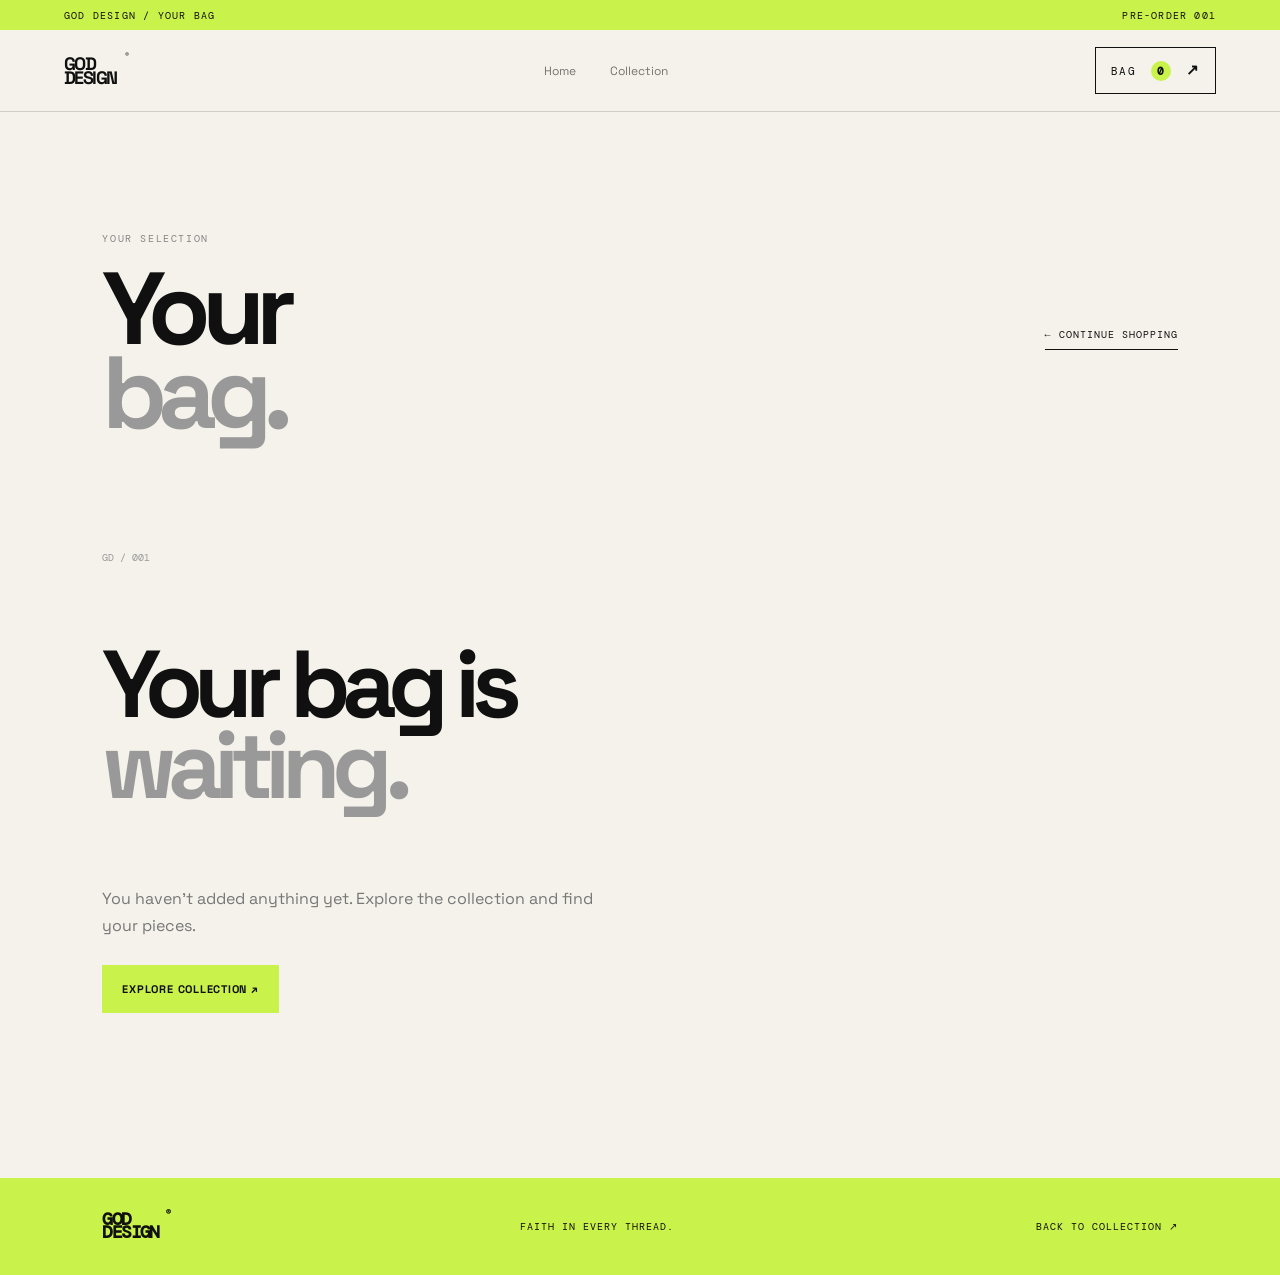
<file: cart.html>
<!doctype html><html lang="en"><head><meta charset="utf-8"><meta name="viewport" content="width=device-width,initial-scale=1"><meta name="theme-color" content="#101010"><title>Your Bag — GOD DESIGN</title><link rel="stylesheet" href="store.css"></head><body><div class="announcement"><span>GOD DESIGN / YOUR BAG</span><span>PRE-ORDER 001</span></div><header class="shop-nav"><a class="wordmark" href="index.html">GOD<br>DESIGN<span>®</span></a><nav><a href="index.html">Home</a><a href="shop.html">Collection</a></nav><a class="cart-link active" href="cart.html">BAG <span id="nav-count">0</span> <b>↗</b></a></header><main class="cart-page section-wrap"><div class="section-top"><div><p class="eyebrow">YOUR SELECTION</p><h1>Your<br><em>bag.</em></h1></div><a class="text-link" href="shop.html">← CONTINUE SHOPPING</a></div><div id="cart-content"></div></main><footer class="shop-footer"><a class="wordmark" href="index.html">GOD<br>DESIGN<span>®</span></a><p>FAITH IN EVERY THREAD.</p><a href="shop.html">BACK TO COLLECTION ↗</a></footer><div class="toast" id="toast" role="status" aria-live="polite"></div><script src="products.js"></script><script src="cart.js"></script></body></html>
</file>
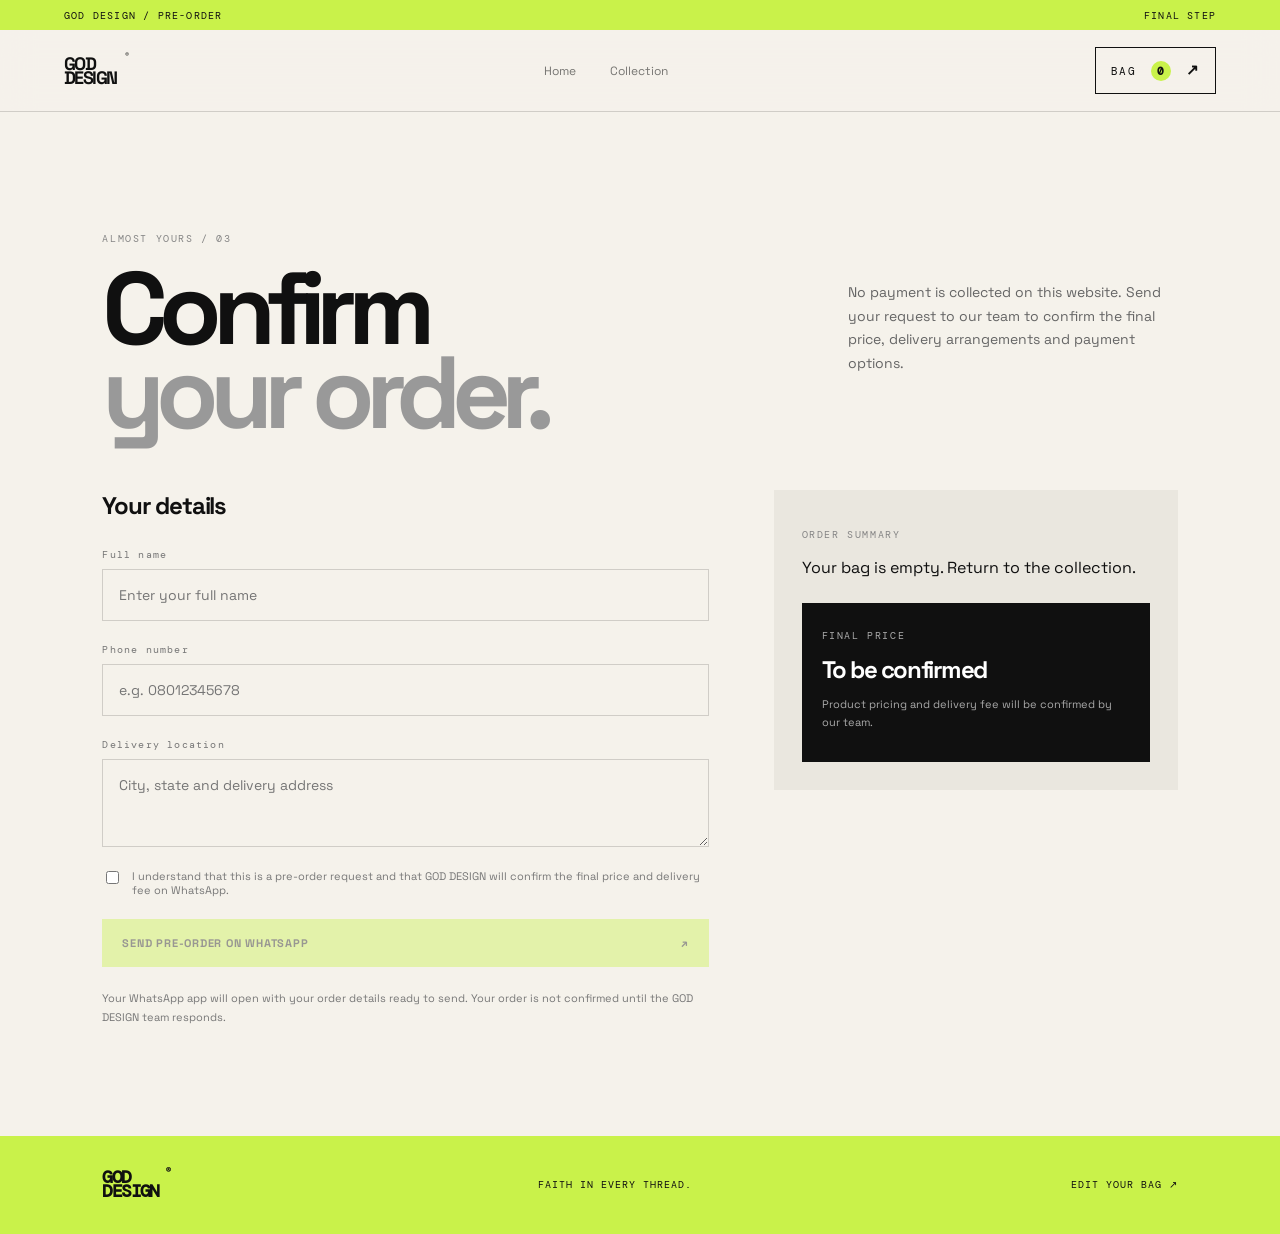
<file: checkout.html>
<!doctype html><html lang="en"><head><meta charset="utf-8"><meta name="viewport" content="width=device-width,initial-scale=1"><meta name="theme-color" content="#101010"><title>Confirm Pre-order — GOD DESIGN</title><link rel="stylesheet" href="store.css"></head><body><div class="announcement"><span>GOD DESIGN / PRE-ORDER</span><span>FINAL STEP</span></div><header class="shop-nav"><a class="wordmark" href="index.html">GOD<br>DESIGN<span>®</span></a><nav><a href="index.html">Home</a><a href="shop.html">Collection</a></nav><a class="cart-link" href="cart.html">BAG <span id="nav-count">0</span> <b>↗</b></a></header><main class="checkout-page section-wrap"><div class="section-top"><div><p class="eyebrow">ALMOST YOURS / 03</p><h1>Confirm<br><em>your order.</em></h1></div><p class="section-note">No payment is collected on this website. Send your request to our team to confirm the final price, delivery arrangements and payment options.</p></div><div class="checkout-layout"><form id="checkout-form" class="checkout-form"><h2>Your details</h2><label>Full name<input name="name" autocomplete="name" required placeholder="Enter your full name"></label><label>Phone number<input name="phone" type="tel" autocomplete="tel" required placeholder="e.g. 08012345678"></label><label>Delivery location<textarea name="location" autocomplete="street-address" rows="3" required placeholder="City, state and delivery address"></textarea></label><label class="consent"><input type="checkbox" required> <span>I understand that this is a pre-order request and that GOD DESIGN will confirm the final price and delivery fee on WhatsApp.</span></label><button class="lime-button submit-button" type="submit">Send pre-order on WhatsApp <span>↗</span></button><p class="fine-print">Your WhatsApp app will open with your order details ready to send. Your order is not confirmed until the GOD DESIGN team responds.</p></form><aside class="order-aside"><p class="eyebrow">ORDER SUMMARY</p><div id="checkout-summary"></div><div class="price-callout"><span>FINAL PRICE</span><strong>To be confirmed</strong><p>Product pricing and delivery fee will be confirmed by our team.</p></div></aside></div></main><footer class="shop-footer"><a class="wordmark" href="index.html">GOD<br>DESIGN<span>®</span></a><p>FAITH IN EVERY THREAD.</p><a href="cart.html">EDIT YOUR BAG ↗</a></footer><div class="toast" id="toast" role="status" aria-live="polite"></div><script src="products.js"></script><script src="checkout.js"></script></body></html>
</file>
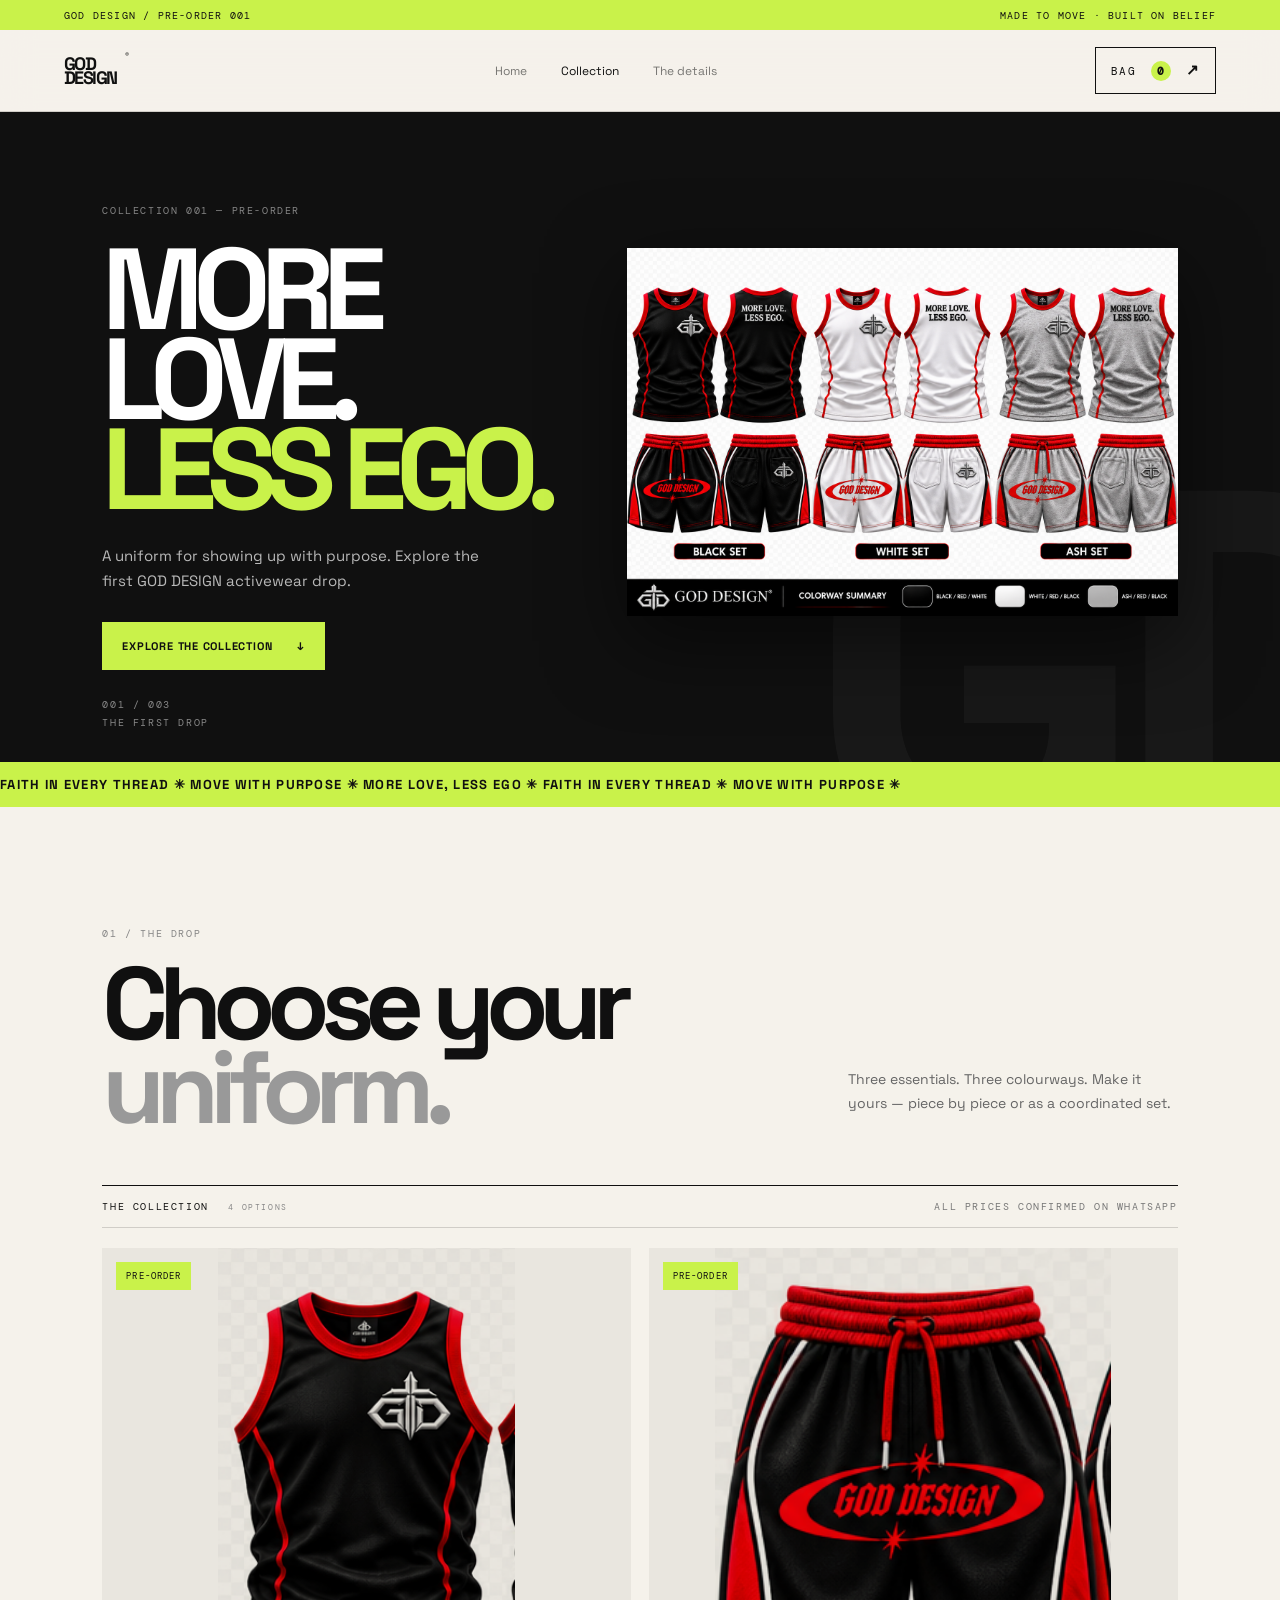
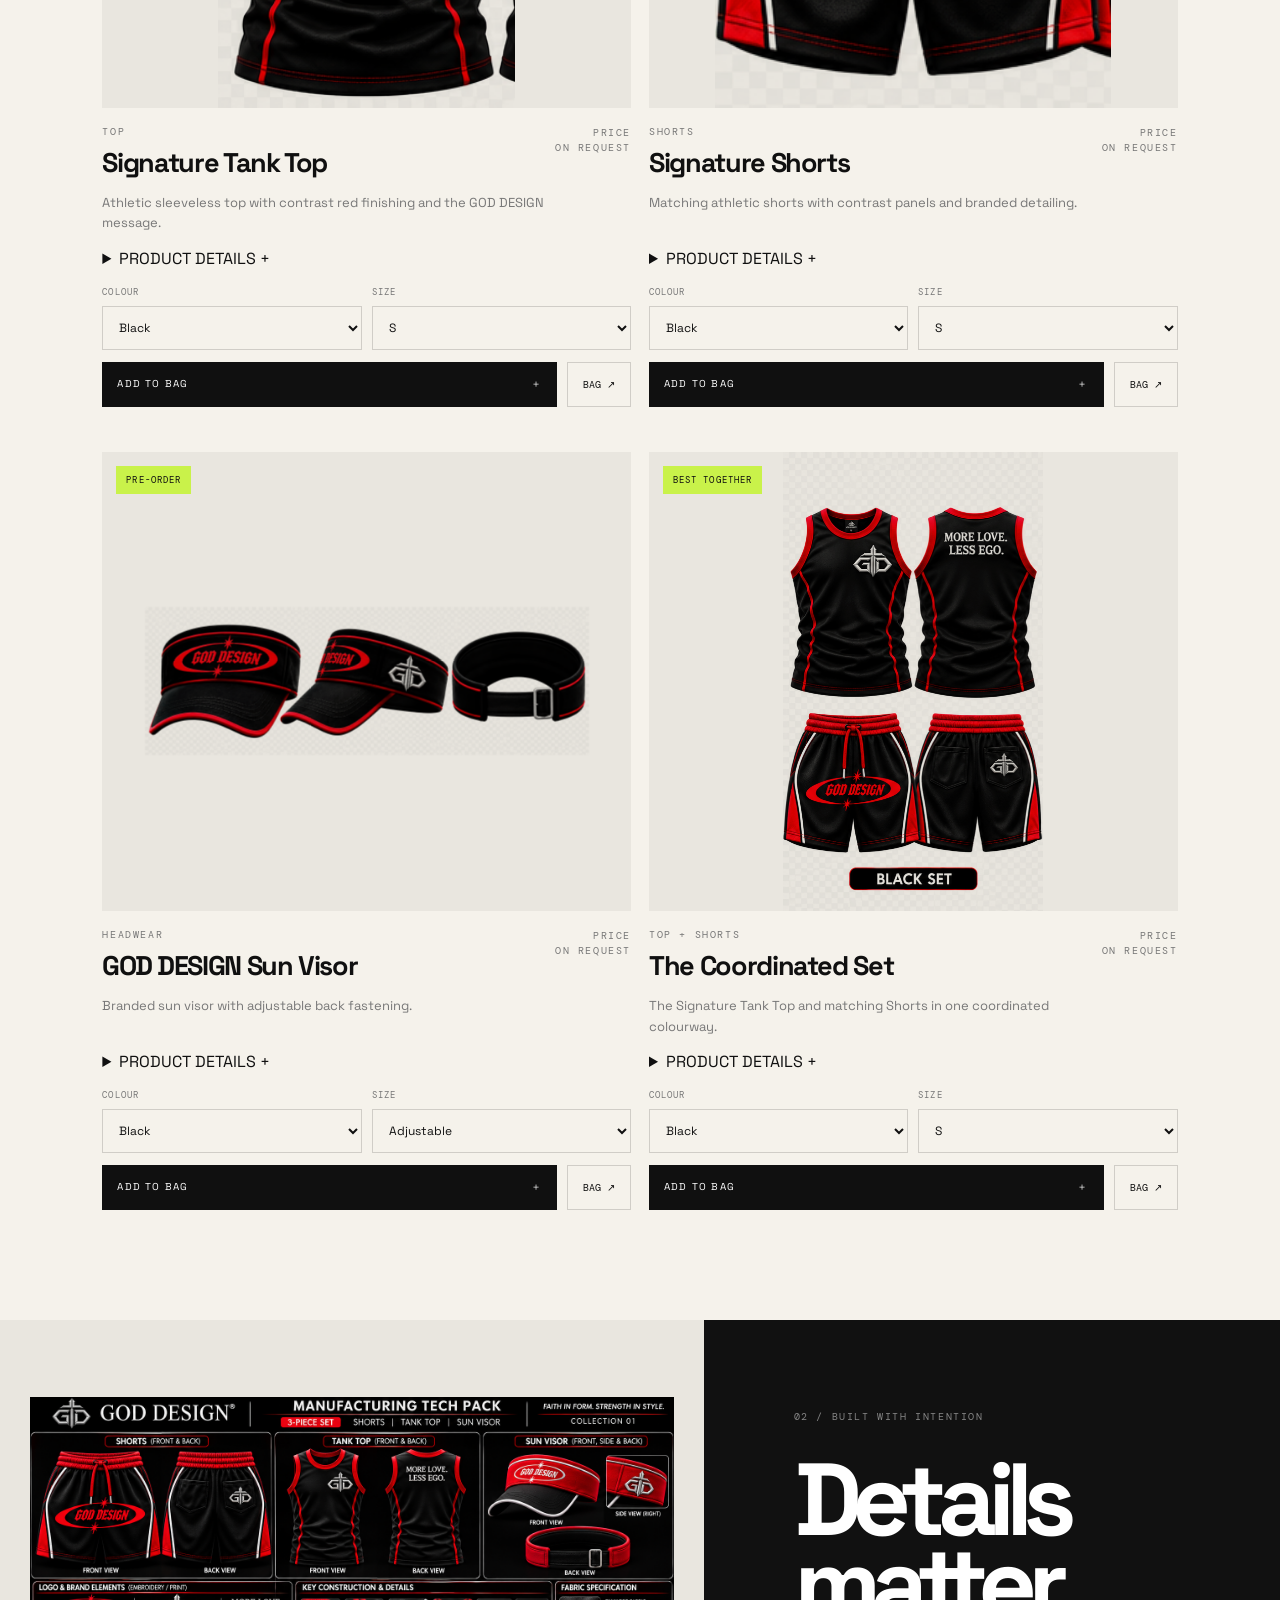
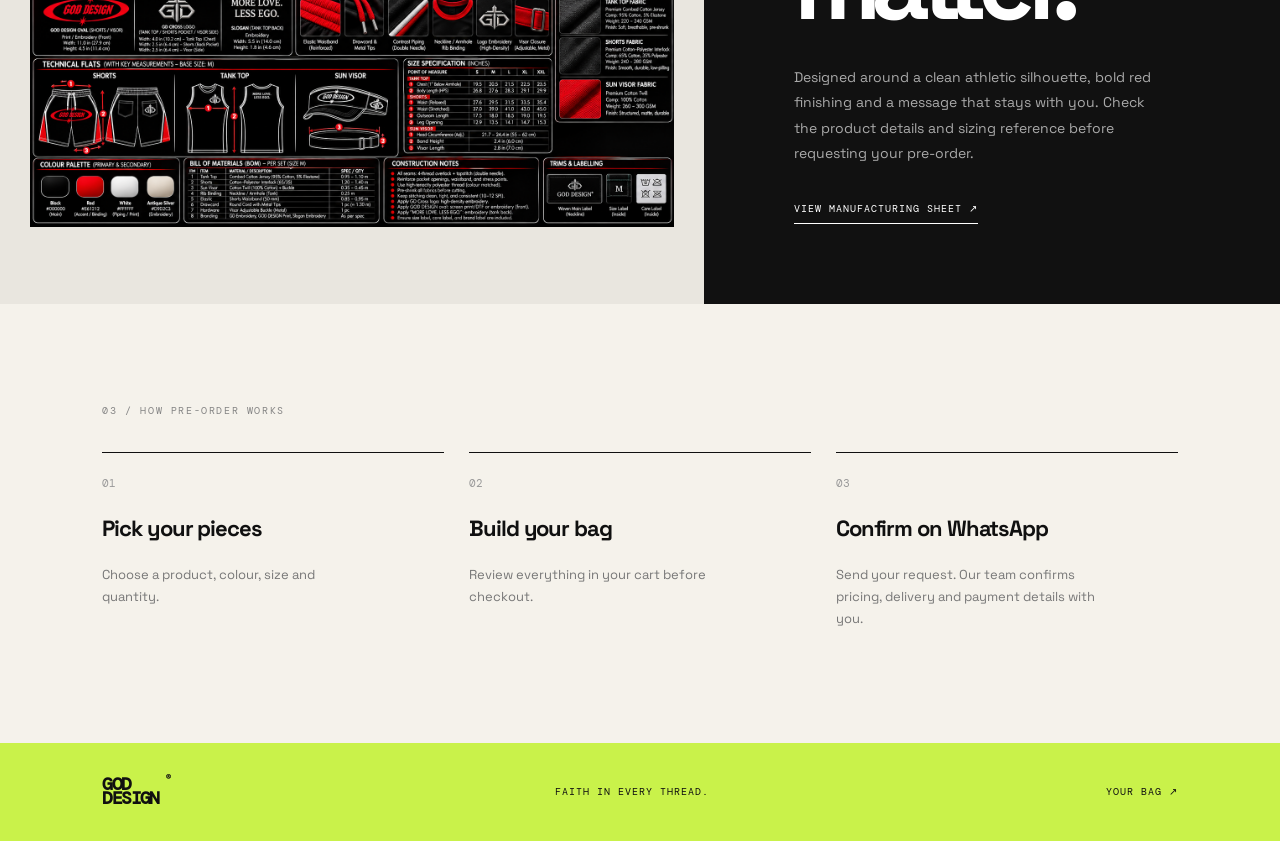
<file: shop.html>
<!doctype html>
<html lang="en"><head><meta charset="utf-8"><meta name="viewport" content="width=device-width,initial-scale=1"><meta name="theme-color" content="#101010"><meta name="description" content="Explore the GOD DESIGN pre-order collection. Choose your colour and size and request your order on WhatsApp."><title>Pre-order Collection — GOD DESIGN</title><link rel="icon" href="favicon.svg"><link rel="stylesheet" href="store.css"></head>
<body>
<div class="announcement"><span>GOD DESIGN / PRE-ORDER 001</span><span>MADE TO MOVE · BUILT ON BELIEF</span></div>
<header class="shop-nav"><a class="wordmark" href="index.html">GOD<br>DESIGN<span>®</span></a><nav><a href="index.html">Home</a><a class="active" href="shop.html">Collection</a><a href="#story">The details</a></nav><a class="cart-link" href="cart.html" aria-label="Open shopping bag">BAG <span id="nav-count">0</span> <b>↗</b></a></header>
<main>
<section class="shop-hero"><div class="hero-copy"><p class="eyebrow">COLLECTION 001 — PRE-ORDER</p><h1>MORE LOVE.<br><em>LESS EGO.</em></h1><p class="hero-desc">A uniform for showing up with purpose. Explore the first GOD DESIGN activewear drop.</p><a class="lime-button" href="#collection">Explore the collection <span>↓</span></a></div><div class="hero-art"><img src="collection-summary.png" alt="GOD DESIGN collection in black, white and ash"></div><div class="hero-index">001 / 003<br>THE FIRST DROP</div></section>
<div class="ticker"><div>FAITH IN EVERY THREAD ✳ MOVE WITH PURPOSE ✳ MORE LOVE, LESS EGO ✳ FAITH IN EVERY THREAD ✳ MOVE WITH PURPOSE ✳</div></div>
<section class="collection section-wrap" id="collection"><div class="section-top"><div><p class="eyebrow">01 / THE DROP</p><h2>Choose your<br><em>uniform.</em></h2></div><p class="section-note">Three essentials. Three colourways. Make it yours — piece by piece or as a coordinated set.</p></div>
<div class="filter-row"><span>THE COLLECTION <small id="product-count">04 PIECES</small></span><span class="price-note">ALL PRICES CONFIRMED ON WHATSAPP</span></div>
<div class="product-grid" id="product-grid"></div>
</section>
<section class="set-feature" id="story"><div class="set-image"><img src="manufacturing-tech-pack.png" alt="GOD DESIGN manufacturing and sizing reference"></div><div class="set-copy"><p class="eyebrow">02 / BUILT WITH INTENTION</p><h2>Details<br>matter.</h2><p>Designed around a clean athletic silhouette, bold red finishing and a message that stays with you. Check the product details and sizing reference before requesting your pre-order.</p><a class="text-link" href="manufacturing-tech-pack.png" target="_blank" rel="noopener">VIEW MANUFACTURING SHEET ↗</a></div></section>
<section class="how section-wrap"><p class="eyebrow">03 / HOW PRE-ORDER WORKS</p><div class="how-grid"><article><b>01</b><h3>Pick your pieces</h3><p>Choose a product, colour, size and quantity.</p></article><article><b>02</b><h3>Build your bag</h3><p>Review everything in your cart before checkout.</p></article><article><b>03</b><h3>Confirm on WhatsApp</h3><p>Send your request. Our team confirms pricing, delivery and payment details with you.</p></article></div></section>
<footer class="shop-footer"><a class="wordmark" href="index.html">GOD<br>DESIGN<span>®</span></a><p>FAITH IN EVERY THREAD.</p><a href="cart.html">YOUR BAG ↗</a></footer>
</main><div class="toast" id="toast" role="status" aria-live="polite"></div><script src="products.js"></script><script src="store.js"></script></body></html>
</file>
<file: store.css>
@import url('https://fonts.googleapis.com/css2?family=DM+Mono:wght@400;500&family=Space+Grotesk:wght@400;500;600;700&display=swap');
:root{--black:#101010;--paper:#f5f2eb;--lime:#c9f24a;--red:#d52e32;--line:rgba(16,16,16,.16);--muted:#777}*{box-sizing:border-box}html{scroll-behavior:smooth}body{margin:0;background:var(--paper);color:var(--black);font-family:'Space Grotesk',Arial,sans-serif}a{color:inherit;text-decoration:none}button,input,textarea,select{font:inherit}.announcement{height:30px;background:var(--lime);display:flex;align-items:center;justify-content:space-between;padding:0 5vw;font:10px 'DM Mono',monospace;letter-spacing:.12em}.shop-nav{height:82px;display:flex;align-items:center;justify-content:space-between;padding:0 5vw;border-bottom:1px solid var(--line);position:sticky;top:0;background:rgba(245,242,235,.93);backdrop-filter:blur(16px);z-index:20}.wordmark{font-size:18px;font-weight:700;line-height:.76;letter-spacing:-.09em;position:relative}.wordmark span{font-size:8px;position:absolute;right:-11px;top:-5px}.shop-nav nav{display:flex;gap:34px;font-size:12px}.shop-nav nav a{opacity:.55}.shop-nav nav a.active,.shop-nav nav a:hover{opacity:1}.cart-link{font:11px 'DM Mono',monospace;letter-spacing:.1em;border:1px solid var(--black);padding:12px 15px}.cart-link span{display:inline-grid;place-items:center;background:var(--lime);border-radius:50%;width:20px;height:20px;margin:0 7px;font-weight:bold}.cart-link b{font-size:15px}.shop-hero{min-height:650px;background:var(--black);color:white;display:grid;grid-template-columns:1fr 1.05fr;align-items:center;padding:80px 8vw 90px;position:relative;overflow:hidden}.shop-hero:after{content:'GD';position:absolute;font-size:40vw;font-weight:700;letter-spacing:-.14em;line-height:.7;color:rgba(255,255,255,.035);right:-5vw;bottom:-7vw;pointer-events:none}.hero-copy{position:relative;z-index:1}.eyebrow,.product-type,.filter-row,.hero-index,.price-label,.price-callout>span{font:10px 'DM Mono',monospace;letter-spacing:.16em}.eyebrow{color:#858585}.hero-copy h1{font-size:clamp(64px,9vw,140px);line-height:.78;letter-spacing:-.095em;margin:28px 0}.hero-copy h1 em,.section-top h2 em,.empty-cart h2 em,.cart-page h1 em,.checkout-page h1 em{font-style:normal;color:var(--lime)}.hero-desc{max-width:390px;color:#b8b8b8;line-height:1.7;font-size:15px;margin:28px 0}.lime-button{display:inline-flex;justify-content:space-between;align-items:center;gap:25px;background:var(--lime);color:var(--black);padding:17px 20px;font-size:11px;font-weight:700;letter-spacing:.07em;text-transform:uppercase;border:0;cursor:pointer;transition:transform .25s,background .25s}.lime-button:hover{transform:translateY(-3px);background:#d9ff62}.hero-art{position:relative;z-index:1;align-self:stretch;display:grid;place-items:center;min-width:0}.hero-art img{width:100%;max-height:550px;object-fit:contain;filter:drop-shadow(0 25px 40px #0008)}.hero-index{position:absolute;bottom:30px;left:8vw;color:#888;line-height:1.8}.ticker{overflow:hidden;background:var(--lime);padding:14px 0;white-space:nowrap;font-weight:700;font-size:13px;letter-spacing:.1em}.ticker div{width:max-content;animation:slide 30s linear infinite}@keyframes slide{to{transform:translateX(-35%)}}.section-wrap{padding:110px 8vw}.section-top{display:flex;align-items:end;justify-content:space-between;gap:35px;margin-bottom:55px}.section-top h2,.cart-page h1,.checkout-page h1{font-size:clamp(55px,8vw,105px);line-height:.82;letter-spacing:-.09em;margin:22px 0 0}.section-top h2 em{color:#999}.section-note{max-width:330px;line-height:1.7;color:#656565;font-size:14px}.filter-row{display:flex;justify-content:space-between;padding:14px 0;border-top:1px solid var(--black);border-bottom:1px solid var(--line);margin-bottom:20px}.filter-row small{color:#888;margin-left:12px}.price-note{color:#777}.product-grid{display:grid;grid-template-columns:repeat(2,minmax(0,1fr));gap:45px 18px}.product-card{min-width:0}.product-image{display:block;position:relative;background:#e9e6df;aspect-ratio:1.15/1;overflow:hidden}.product-image img{width:100%;height:100%;object-fit:contain;mix-blend-mode:multiply;transition:transform .65s cubic-bezier(.2,.8,.2,1)}.product-card:hover .product-image img{transform:scale(1.045)}.product-image.visor-image img{object-fit:contain;padding:8%}.image-tag{position:absolute;left:14px;top:14px;background:var(--lime);padding:8px 10px;font:9px 'DM Mono',monospace;letter-spacing:.12em}.product-info{display:flex;justify-content:space-between;gap:15px;align-items:start;padding-top:17px}.product-type{color:#777;margin:0 0 7px}.product-info h3{font-size:clamp(19px,2.5vw,27px);letter-spacing:-.05em;margin:0}.price-label{text-align:right;line-height:1.5;color:#777;white-space:nowrap}.product-desc{font-size:13px;line-height:1.6;color:#777;max-width:460px;min-height:42px}.quick-controls{display:grid;grid-template-columns:1fr 1fr;gap:10px;margin-top:17px}.quick-controls label,.checkout-form label{display:grid;gap:8px;font:9px 'DM Mono',monospace;letter-spacing:.12em;color:#777}.quick-controls select{width:100%;padding:12px;background:transparent;border:1px solid var(--line);color:var(--black);font:12px 'Space Grotesk',sans-serif}.card-actions{display:flex;gap:10px;margin-top:12px}.add-button{flex:1;background:var(--black);color:white;border:0;padding:15px;text-align:left;display:flex;justify-content:space-between;font-size:10px;letter-spacing:.12em;cursor:pointer}.add-button:hover{background:var(--red)}.view-bag{border:1px solid var(--line);padding:15px;font:10px 'DM Mono',monospace}.set-feature{display:grid;grid-template-columns:1.1fr .9fr;background:#111;color:white}.set-image{background:#e9e6df;min-height:430px;display:grid;place-items:center;padding:30px}.set-image img{width:100%;max-height:520px;object-fit:contain}.set-copy{padding:80px 9vw 80px 7vw;display:flex;flex-direction:column;justify-content:center;align-items:flex-start}.set-copy h2{font-size:clamp(60px,8vw,105px);line-height:.82;letter-spacing:-.09em;margin:25px 0}.set-copy>p:not(.eyebrow){color:#aaa;line-height:1.8;font-size:14px;max-width:390px}.text-link{display:inline-block;margin-top:22px;border-bottom:1px solid currentColor;padding-bottom:8px;font:10px 'DM Mono',monospace;letter-spacing:.1em}.how{padding-top:90px;padding-bottom:100px}.how-grid{display:grid;grid-template-columns:repeat(3,1fr);gap:25px;margin-top:35px}.how-grid article{border-top:1px solid var(--black);padding-top:18px}.how-grid b{font:11px 'DM Mono',monospace;color:#999}.how-grid h3{font-size:22px;letter-spacing:-.05em}.how-grid p{font-size:13px;color:#777;line-height:1.7;max-width:260px}.shop-footer{background:var(--lime);padding:35px 8vw;display:flex;align-items:center;justify-content:space-between;font:10px 'DM Mono',monospace;letter-spacing:.1em}.shop-footer p{margin:0}.toast{position:fixed;z-index:50;bottom:25px;left:50%;transform:translate(-50%,20px);background:var(--black);color:white;padding:14px 20px;font-size:12px;opacity:0;pointer-events:none;transition:.25s}.toast.show{opacity:1;transform:translate(-50%,0)}.cart-page,.checkout-page{min-height:65vh}.cart-page .section-top,.checkout-page .section-top{align-items:center}.cart-page h1 em,.checkout-page h1 em{color:#999}.cart-layout{display:grid;grid-template-columns:1.5fr .75fr;gap:55px}.cart-line{display:grid;grid-template-columns:125px 1fr auto auto;gap:20px;align-items:center;border-top:1px solid var(--line);padding:22px 0}.cart-line>img{width:125px;height:125px;object-fit:contain;background:#e9e6df}.line-info h3{font-size:20px;margin:5px 0}.line-info>p:not(.product-type){font-size:12px;color:#777}.remove-link{background:none;border:0;padding:0;font:9px 'DM Mono',monospace;color:#888;cursor:pointer}.line-qty{display:flex;align-items:center;gap:12px;border:1px solid var(--line);padding:8px}.line-qty button{background:none;border:0;cursor:pointer;font-size:16px}.line-qty span{font:12px 'DM Mono',monospace}.request-price{font:9px 'DM Mono',monospace;line-height:1.6;color:#777;text-align:right}.cart-summary,.order-aside{background:#eae7df;padding:28px;align-self:start}.summary-row,.summary-total{display:flex;justify-content:space-between;gap:15px;padding:16px 0;border-bottom:1px solid var(--line);font-size:12px}.summary-row strong{font-size:11px}.summary-total{margin-top:8px;align-items:center}.summary-total strong{font-size:17px}.summary-note,.fine-print{font-size:11px;color:#777;line-height:1.7}.lime-button.full{width:100%;margin-top:15px}.empty-cart{padding:55px 0;max-width:500px}.empty-cart>span{font:10px 'DM Mono',monospace;color:#999}.empty-cart h2{font-size:clamp(55px,8vw,95px);line-height:.85;letter-spacing:-.09em}.empty-cart h2 em{color:#999}.empty-cart p{color:#777;line-height:1.7;margin:25px 0}.checkout-layout{display:grid;grid-template-columns:1.2fr .8fr;gap:65px}.checkout-form{display:grid;gap:22px;align-content:start}.checkout-form h2{font-size:24px;letter-spacing:-.05em;margin:0 0 5px}.checkout-form label{font-size:10px}.checkout-form input:not([type=checkbox]),.checkout-form textarea{width:100%;padding:16px;border:1px solid var(--line);background:transparent;font:14px 'Space Grotesk',sans-serif;outline:none;resize:vertical}.checkout-form input:focus,.checkout-form textarea:focus{border-color:var(--black)}.checkout-form .consent{display:flex;align-items:flex-start;gap:10px;letter-spacing:0;line-height:1.6;font:11px 'Space Grotesk',sans-serif}.consent input{accent-color:var(--black);margin-top:2px}.submit-button{width:100%}.checkout-item{display:flex;justify-content:space-between;gap:15px;padding:17px 0;border-bottom:1px solid var(--line);font-size:12px}.checkout-item small{display:block;color:#777;margin-top:5px}.checkout-item b{font:9px 'DM Mono',monospace;text-align:right;color:#777;white-space:nowrap}.price-callout{margin-top:25px;padding:20px;background:var(--black);color:white}.price-callout>span{color:#aaa}.price-callout strong{display:block;font-size:24px;letter-spacing:-.06em;margin:10px 0}.price-callout p{font-size:11px;color:#aaa;line-height:1.6}.fine-print{margin:0}.submit-button:disabled{opacity:.4;cursor:not-allowed}
@media(max-width:760px){.shop-nav{height:68px;padding:0 5vw}.shop-nav nav{gap:14px;font-size:10px}.wordmark{font-size:16px}.announcement{font-size:8px;padding:0 4vw}.shop-hero{grid-template-columns:1fr;min-height:auto;padding:85px 7vw 65px}.hero-copy h1{font-size:clamp(66px,17vw,110px)}.hero-art{margin-top:35px;max-height:360px}.hero-art img{max-height:340px}.hero-index{bottom:18px;left:7vw}.section-wrap{padding:75px 6vw}.section-top{display:block;margin-bottom:35px}.section-note{margin-top:24px}.product-grid{gap:35px 12px}.product-image{aspect-ratio:.86/1}.product-info{display:block}.price-label{display:block;text-align:left;margin-top:8px}.product-desc{min-height:62px;font-size:12px}.quick-controls{gap:7px}.quick-controls select{padding:10px 7px}.card-actions{gap:6px}.add-button,.view-bag{padding:13px 10px;font-size:9px}.set-feature{grid-template-columns:1fr}.set-image{min-height:300px}.set-copy{padding:65px 7vw}.how-grid{grid-template-columns:1fr;gap:22px}.how-grid article{padding:15px 0}.shop-footer{padding:28px 6vw;gap:18px;flex-wrap:wrap}.shop-footer p{order:3;width:100%}.cart-layout,.checkout-layout{grid-template-columns:1fr;gap:30px}.cart-line{grid-template-columns:85px 1fr auto;gap:12px}.cart-line>img{width:85px;height:100px}.request-price{grid-column:2;text-align:left}.line-qty{grid-column:3;grid-row:1}.cart-summary{order:2}.checkout-page .section-top{display:block}.checkout-page .section-note{max-width:420px}}
@media(max-width:430px){.shop-nav nav{gap:9px;font-size:9px}.cart-link{padding:9px;font-size:9px}.announcement span:last-child{display:none}.product-grid{grid-template-columns:1fr}.product-image{aspect-ratio:1.15/1}.product-info{display:flex}.price-label{text-align:right;margin-top:0}.product-desc{min-height:0}.cart-line{grid-template-columns:72px 1fr auto;gap:9px}.cart-line>img{width:72px;height:88px}.line-info h3{font-size:16px}.line-qty{gap:7px;padding:5px}.request-price{font-size:8px}}
@media(prefers-reduced-motion:reduce){*,*::before,*::after{scroll-behavior:auto!important;animation-duration:.01ms!important;transition-duration:.01ms!important}}

/* Final audit refinements */
.product-image{cursor:default}
button:focus-visible,a:focus-visible,select:focus-visible,input:focus-visible,textarea:focus-visible{outline:2px solid var(--red);outline-offset:3px}
img{max-width:100%}
@media(max-width:360px){.shop-nav nav{gap:6px;font-size:8px}.cart-link{padding:7px 6px}.wordmark{font-size:14px}.cart-line{grid-template-columns:62px minmax(0,1fr);}.line-qty{grid-column:2;grid-row:auto;justify-self:start}.request-price{grid-column:2}.cart-line>img{width:62px;height:76px}.checkout-item{flex-wrap:wrap}.checkout-item b{white-space:normal;text-align:left}}
</file>
